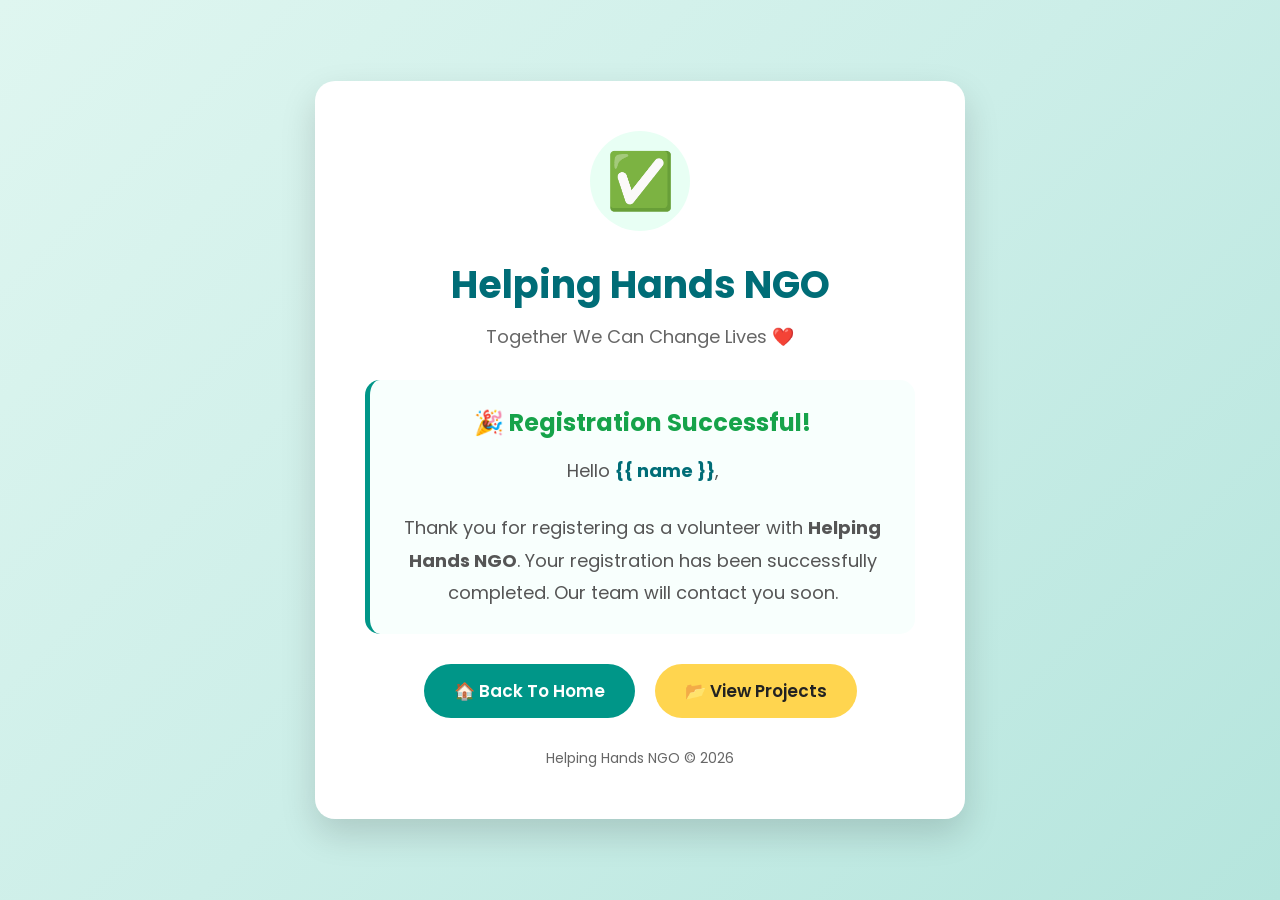
<file: templates/dashboard.html>
<!DOCTYPE html>
<html lang="en">

<head>

<meta charset="UTF-8">

<meta name="viewport" content="width=device-width, initial-scale=1.0">

<title>Registration Successful</title>

<link href="https://fonts.googleapis.com/css2?family=Poppins:wght@300;400;500;600;700&display=swap" rel="stylesheet">

<style>

*{
    margin:0;
    padding:0;
    box-sizing:border-box;
    font-family:'Poppins',sans-serif;
}

body{

    min-height:100vh;

    display:flex;

    justify-content:center;

    align-items:center;

    background:linear-gradient(135deg,#dff6f0,#cceee8,#b5e5dd);

    padding:30px;

}

.box{

    width:650px;

    background:white;

    padding:50px;

    border-radius:20px;

    text-align:center;

    box-shadow:0 15px 35px rgba(0,0,0,.15);

}

.icon{

    width:100px;

    height:100px;

    margin:auto;

    border-radius:50%;

    background:#e8fff4;

    display:flex;

    justify-content:center;

    align-items:center;

    font-size:55px;

    color:#16a34a;

    margin-bottom:25px;

}

h1{

    color:#006d77;

    font-size:38px;

    margin-bottom:10px;

}

.tagline{

    color:#666;

    font-size:18px;

    margin-bottom:30px;

}

.success-card{

    background:#f8fffd;

    border-left:5px solid #009688;

    border-radius:15px;

    padding:25px;

    margin-bottom:30px;

}

.success-card h2{

    color:#16a34a;

    margin-bottom:15px;

}

.success-card p{

    color:#555;

    font-size:18px;

    line-height:1.8;

}

.name{

    color:#006d77;

    font-weight:bold;

}

.button-group{

    display:flex;

    justify-content:center;

    gap:20px;

    flex-wrap:wrap;

}

.btn{

    text-decoration:none;

    padding:14px 30px;

    border-radius:40px;

    font-size:17px;

    font-weight:600;

    transition:.3s;

}

.home{

    background:#009688;

    color:white;

}

.home:hover{

    background:#006d77;

}

.project{

    background:#FFD54F;

    color:#222;

}

.project:hover{

    background:#f4c430;

}

.footer{

    margin-top:30px;

    color:#666;

    font-size:14px;

}

</style>

</head>

<body>

<div class="box">

<div class="icon">

✅

</div>

<h1>

Helping Hands NGO

</h1>

<p class="tagline">

Together We Can Change Lives ❤️

</p>

<div class="success-card">

<h2>

🎉 Registration Successful!

</h2>

<p>

Hello <span class="name">{{ name }}</span>,

</p>

<br>

<p>

Thank you for registering as a volunteer with
<strong>Helping Hands NGO</strong>.

Your registration has been successfully completed.
Our team will contact you soon.

</p>

</div>

<div class="button-group">

<a href="/" class="btn home">

🏠 Back To Home

</a>

<a href="/projects" class="btn project">

📂 View Projects

</a>

</div>

<div class="footer">

Helping Hands NGO © 2026

</div>

</div>

</body>

</html>
</file>
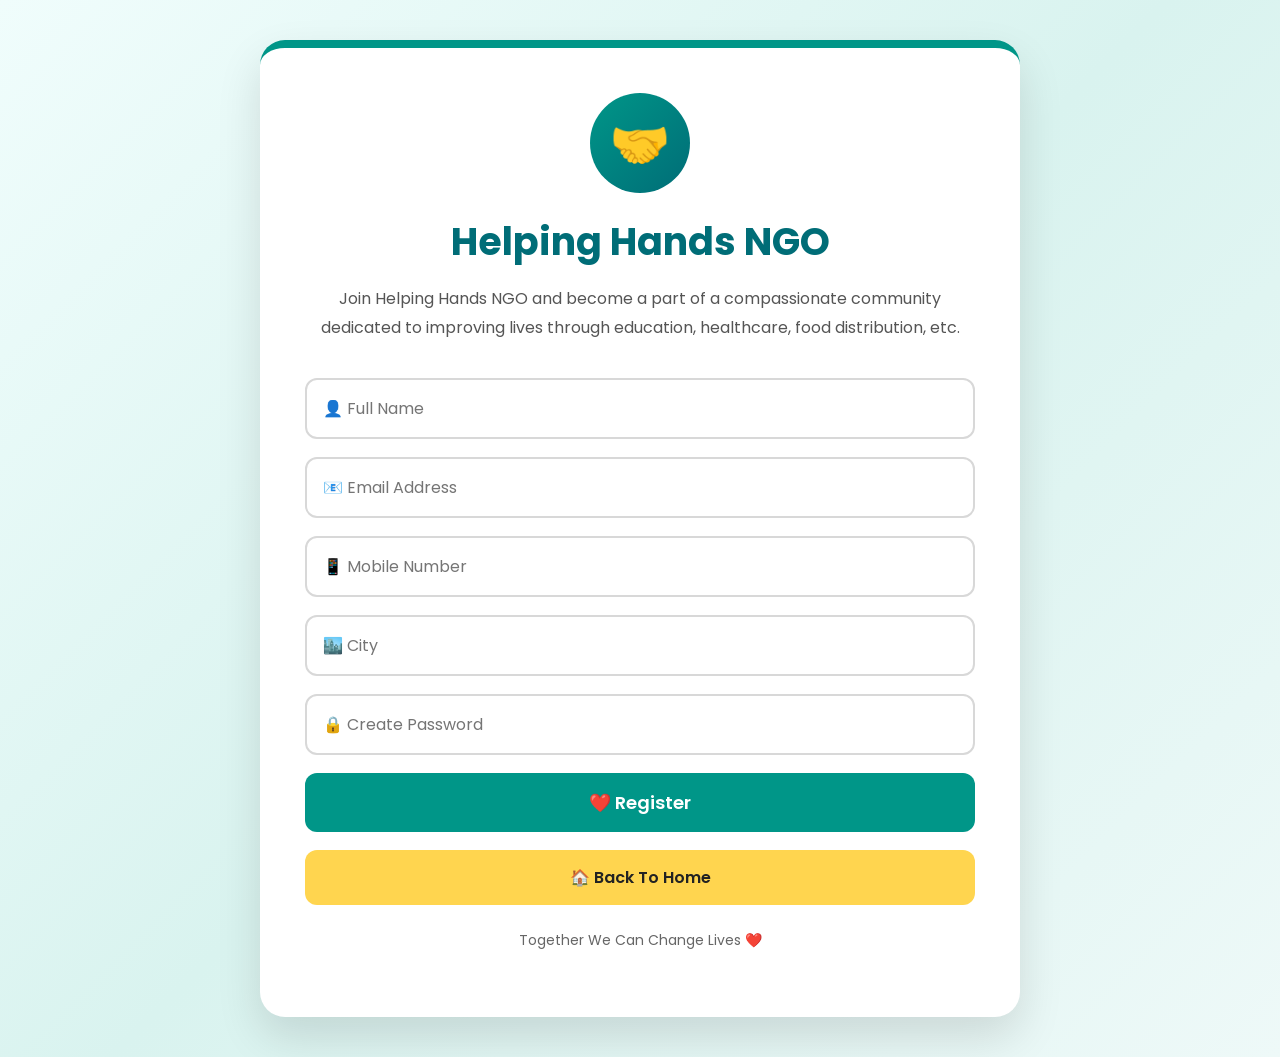
<file: templates/login.html>
<!DOCTYPE html>
<html lang="en">

<head>

<meta charset="UTF-8">

<meta name="viewport" content="width=device-width, initial-scale=1.0">

<title>Helping Hands NGO </title>

<link href="https://fonts.googleapis.com/css2?family=Poppins:wght@300;400;500;600;700&display=swap" rel="stylesheet">

<style>

*{
    margin:0;
    padding:0;
    box-sizing:border-box;
    font-family:'Poppins',sans-serif;
}

body{

    min-height:100vh;

    display:flex;

    justify-content:center;

    align-items:center;

    background:linear-gradient(135deg,#f0fdfc,#d9f3ef,#eef9f8);

    padding:40px;

}

.login-container{

    width:760px;

    background:white;

    padding:45px;

    border-radius:25px;

    box-shadow:0 20px 45px rgba(0,0,0,.12);

    border-top:8px solid #009688;

}

.logo{

    width:100px;

    height:100px;

    margin:auto;

    border-radius:50%;

    background:linear-gradient(135deg,#009688,#006d77);

    display:flex;

    justify-content:center;

    align-items:center;

    font-size:48px;

    color:white;

    margin-bottom:20px;

}

h1{

    text-align:center;

    color:#006d77;

    font-size:38px;

    margin-bottom:15px;

}

.subtitle{

    text-align:center;

    color:#555;

    font-size:16px;

    line-height:1.8;

    margin-bottom:35px;

}

.input-box{

    margin-bottom:18px;

}

.input-box input{

    width:100%;

    padding:16px;

    border:2px solid #d8d8d8;

    border-radius:12px;

    font-size:16px;

    transition:.3s;

}

.input-box input:focus{

    outline:none;

    border-color:#009688;

    box-shadow:0 0 12px rgba(0,150,136,.25);

}

button{

    width:100%;

    padding:16px;

    background:#009688;

    color:white;

    border:none;

    border-radius:12px;

    font-size:18px;

    font-weight:600;

    cursor:pointer;

    transition:.3s;

}

button:hover{

    background:#006d77;

}

.home-btn{

    display:block;

    margin-top:18px;

    text-align:center;

    text-decoration:none;

    background:#FFD54F;

    color:#222;

    padding:15px;

    border-radius:12px;

    font-weight:600;

    transition:.3s;

}

.home-btn:hover{

    background:#f4c430;

}

.footer{

    text-align:center;

    margin-top:25px;

    color:#666;

    font-size:14px;

}

.footer span{

    color:#009688;

    font-weight:600;

}

</style>

</head>

<body>

<div class="login-container">

<div class="logo">

🤝

</div>

<h1>

Helping Hands NGO

</h1>

<p class="subtitle">

Join Helping Hands NGO and become a part of a compassionate community dedicated to improving lives through education, healthcare, food distribution, etc. 

</p>

<form action="/register" method="POST">

<div class="input-box">

<input
type="text"
name="username"
placeholder="👤 Full Name"
required>

</div>

<div class="input-box">

<input
type="email"
name="email"
placeholder="📧 Email Address"
required>

</div>

<div class="input-box">

<input
type="tel"
name="phone"
placeholder="📱 Mobile Number"
required>

</div>

<div class="input-box">

<input
type="text"
name="city"
placeholder="🏙️ City"
required>

</div>

<div class="input-box">

<input
type="password"
name="password"
placeholder="🔒 Create Password"
required>

</div>

<button type="submit">

❤️ Register 

</button>

</form>

<a href="/" class="home-btn">

🏠 Back To Home

</a>

<div class="footer">

Together We Can Change Lives ❤️

<br><br>

</div>

</div>

</body>

</html>
</file>
